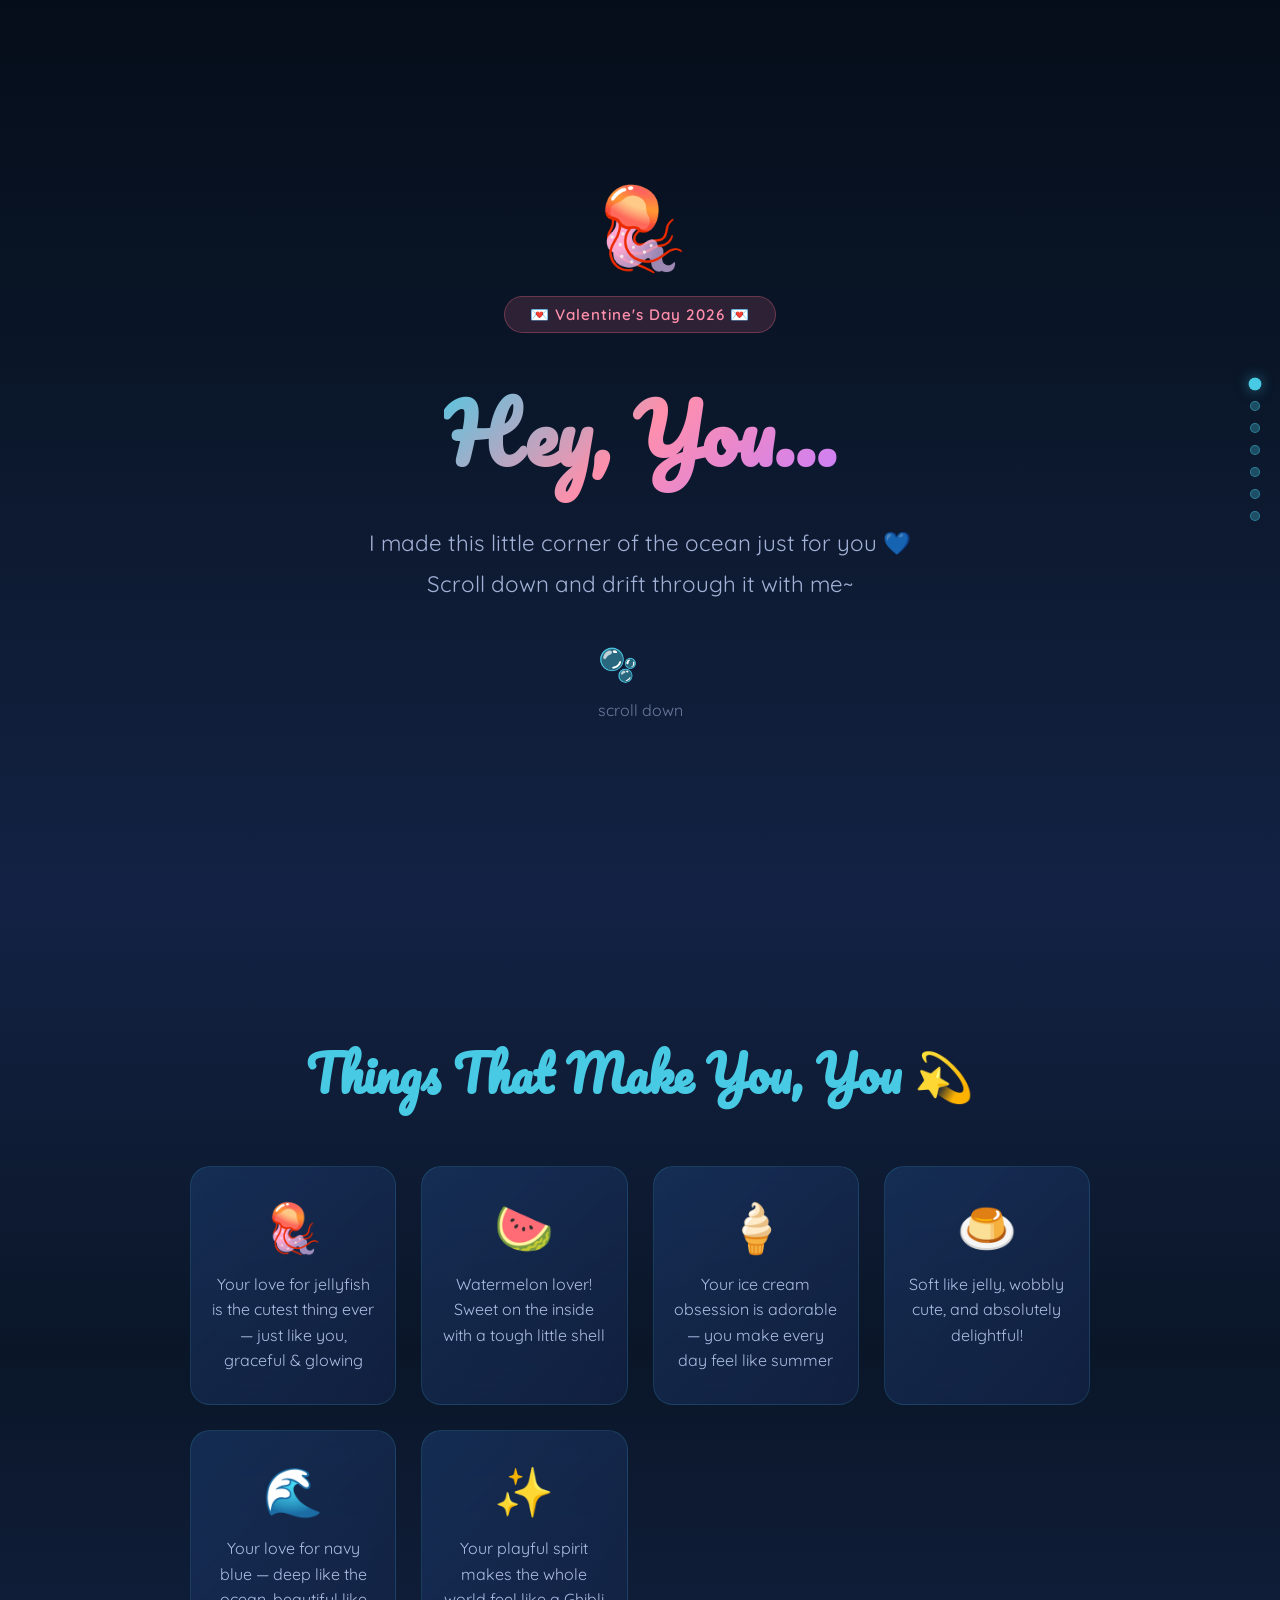
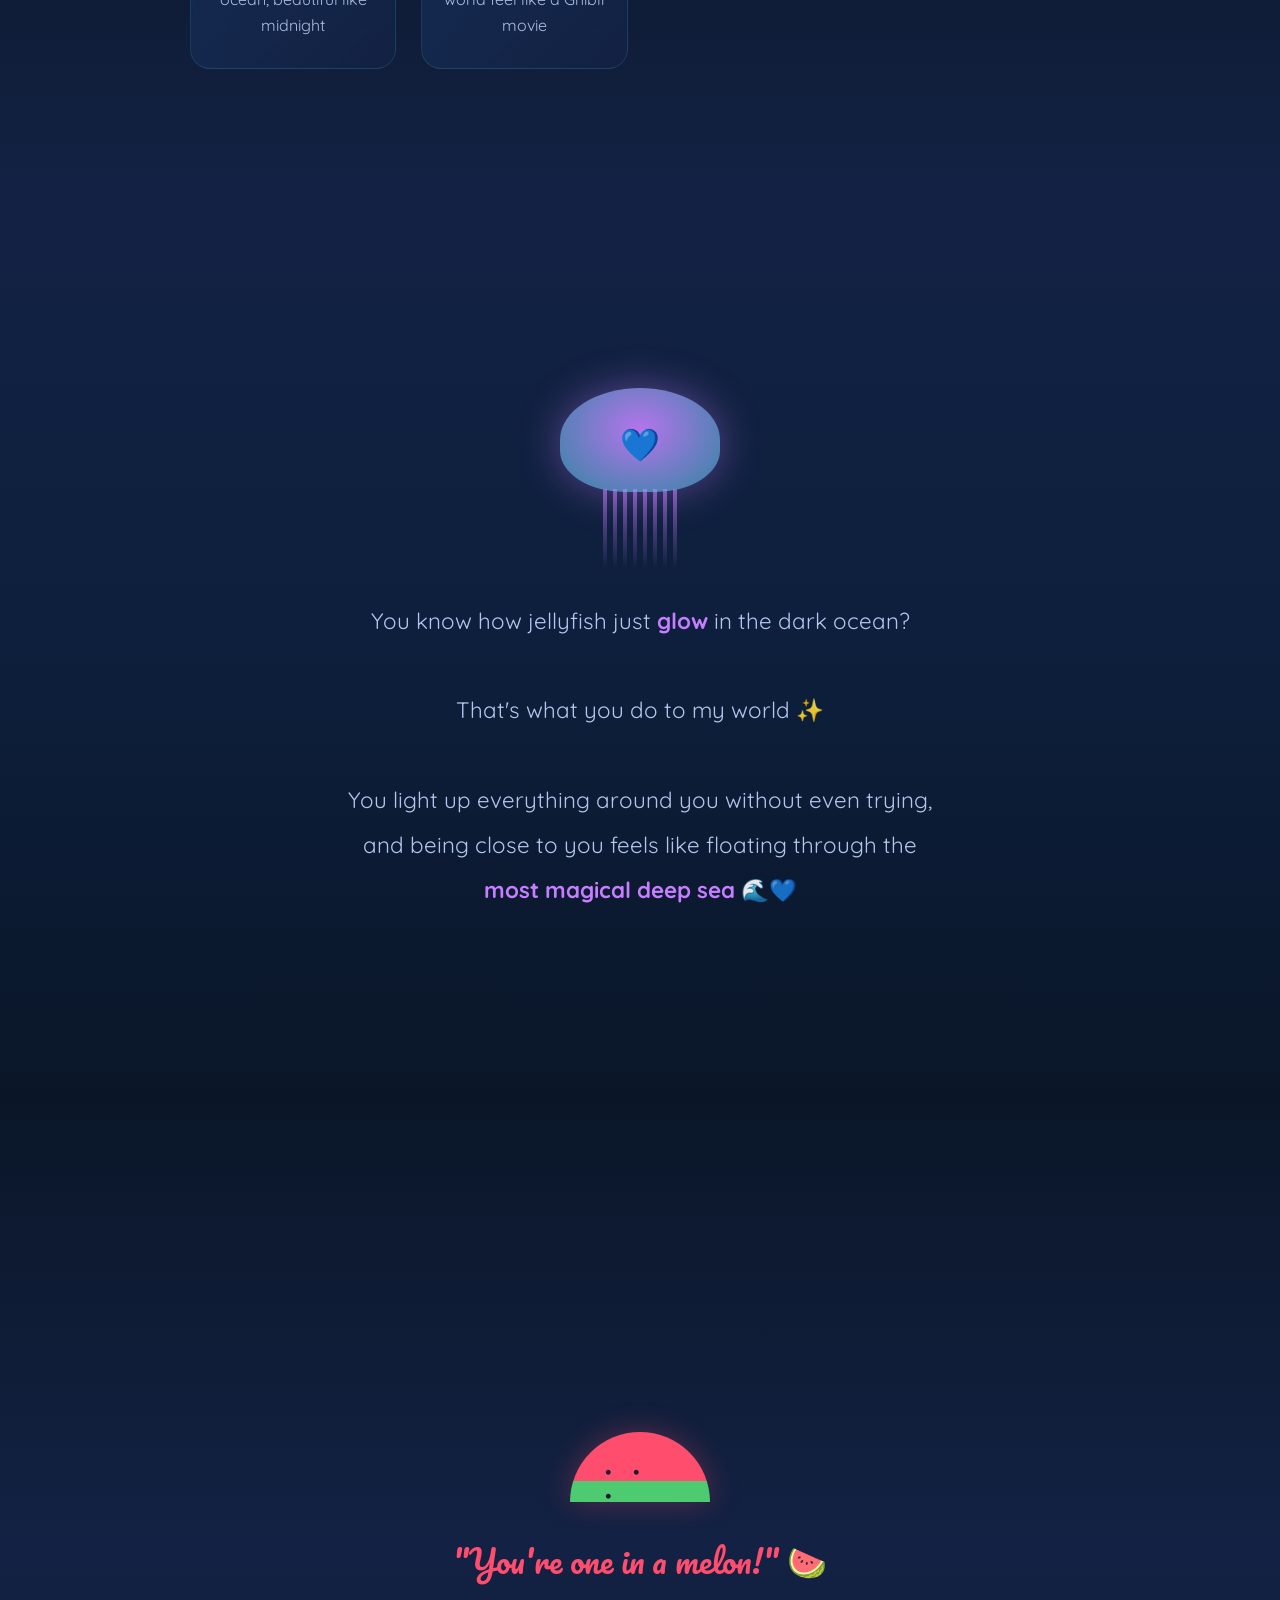
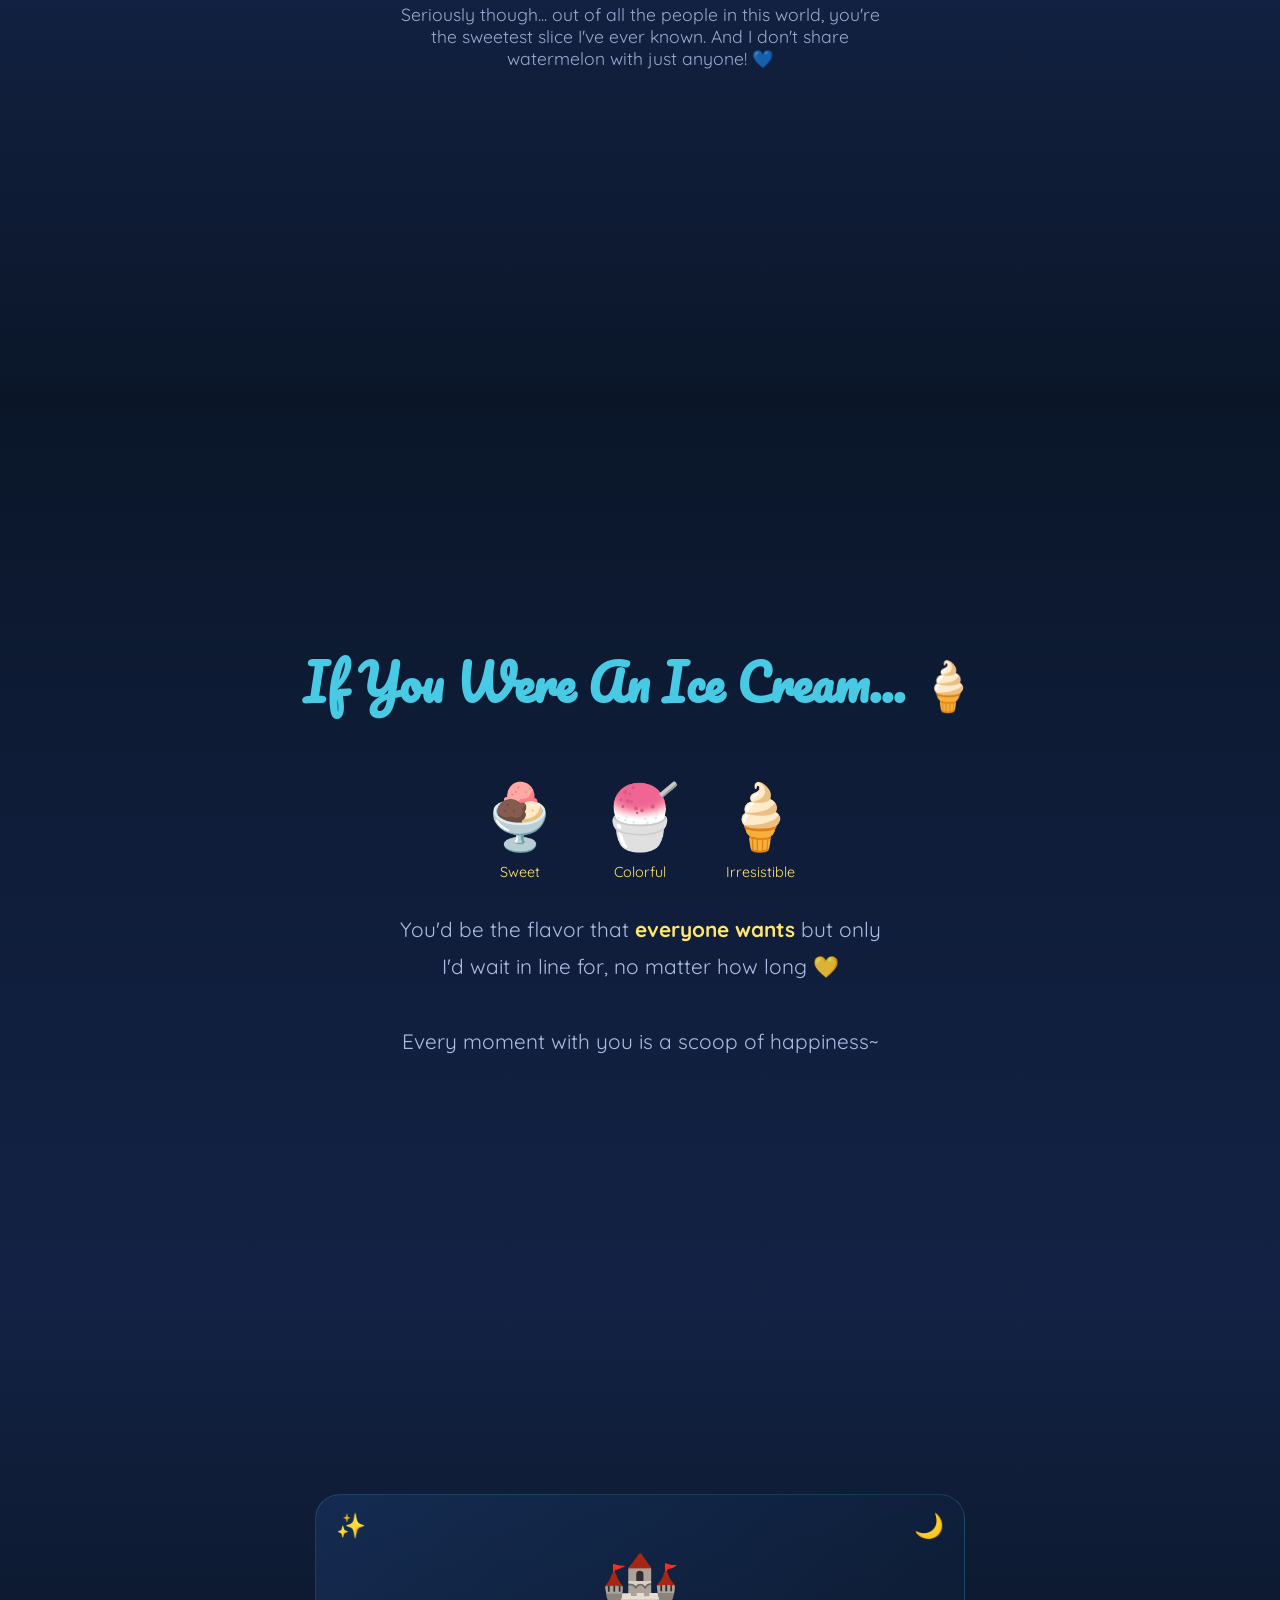
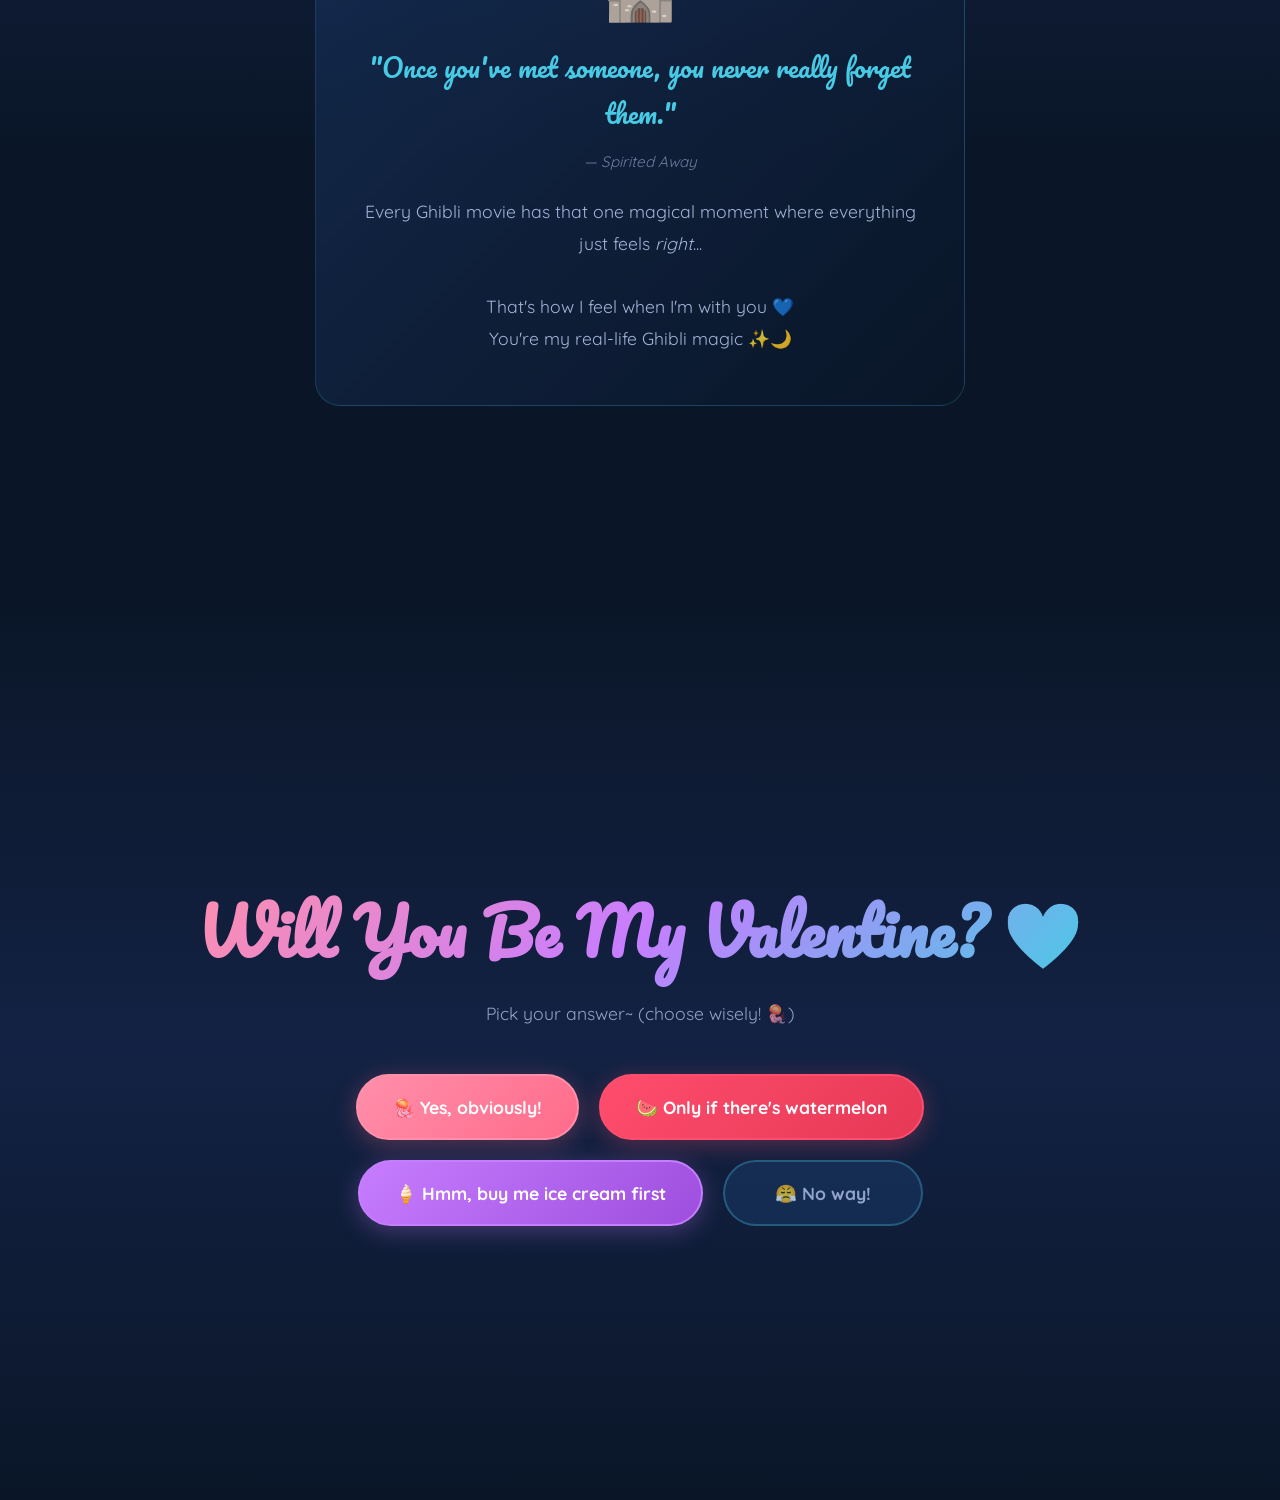
<file: index.html>
<!DOCTYPE html>
<html lang="en">
<head>
    <meta charset="UTF-8">
    <meta name="viewport" content="width=device-width, initial-scale=1.0">
    <title>💙 A Special Question For You 💙</title>
    <link href="https://fonts.googleapis.com/css2?family=Quicksand:wght@400;600;700&family=Pacifico&display=swap" rel="stylesheet">
    <style>
        * { margin: 0; padding: 0; box-sizing: border-box; }

        :root {
            --navy: #0a1628;
            --navy-mid: #132244;
            --navy-light: #1b3a6b;
            --accent-pink: #ff8fab;
            --accent-coral: #ff6b8a;
            --watermelon-green: #4ecb71;
            --watermelon-red: #ff4d6d;
            --jelly-purple: #c77dff;
            --ice-cream-yellow: #ffe66d;
            --glow-blue: #48cae4;
        }

        html { scroll-behavior: smooth; }

        body {
            font-family: 'Quicksand', sans-serif;
            background: var(--navy);
            color: #e0e8ff;
            overflow-x: hidden;
            cursor: url("data:image/svg+xml;utf8,<svg xmlns='http://www.w3.org/2000/svg' width='24' height='24' viewBox='0 0 24 24'><text y='20' font-size='20'>💙</text></svg>"), auto;
        }

        /* ===== STARS BACKGROUND ===== */
        .stars {
            position: fixed;
            top: 0; left: 0;
            width: 100%; height: 100%;
            pointer-events: none;
            z-index: 0;
        }
        .star {
            position: absolute;
            background: white;
            border-radius: 50%;
            animation: twinkle var(--dur) ease-in-out infinite alternate;
        }
        @keyframes twinkle {
            0% { opacity: 0.2; transform: scale(0.8); }
            100% { opacity: 1; transform: scale(1.2); }
        }

        /* ===== BUBBLES ===== */
        .bubbles-container {
            position: fixed;
            width: 100%; height: 100%;
            top: 0; left: 0;
            pointer-events: none;
            z-index: 1;
        }
        .bubble {
            position: absolute;
            bottom: -80px;
            border-radius: 50%;
            background: radial-gradient(circle at 30% 30%, rgba(72,202,228,0.3), rgba(72,202,228,0.05));
            border: 1px solid rgba(72,202,228,0.2);
            animation: riseBubble var(--dur) linear infinite;
            animation-delay: var(--delay);
        }
        @keyframes riseBubble {
            0% { transform: translateY(0) translateX(0) scale(1); opacity: 0.7; }
            50% { transform: translateY(-50vh) translateX(30px) scale(1.1); opacity: 0.5; }
            100% { transform: translateY(-110vh) translateX(-20px) scale(0.8); opacity: 0; }
        }

        /* ===== JELLYFISH ===== */
        .jellyfish-container {
            position: fixed;
            width: 100%; height: 100%;
            top: 0; left: 0;
            pointer-events: none;
            z-index: 2;
        }
        .jellyfish {
            position: absolute;
            animation: floatJelly var(--dur) ease-in-out infinite;
            animation-delay: var(--delay);
            filter: drop-shadow(0 0 15px rgba(199,125,255,0.4));
        }
        .jellyfish .head {
            width: var(--size);
            height: calc(var(--size) * 0.65);
            background: radial-gradient(ellipse at 50% 40%, var(--jcolor2), var(--jcolor1));
            border-radius: 50% 50% 40% 40%;
            position: relative;
            opacity: 0.7;
        }
        .jellyfish .head::after {
            content: '';
            position: absolute;
            top: 20%; left: 25%;
            width: 50%; height: 30%;
            background: radial-gradient(ellipse, rgba(255,255,255,0.4), transparent);
            border-radius: 50%;
        }
        .jellyfish .tentacles {
            display: flex;
            justify-content: center;
            gap: 3px;
            margin-top: -5px;
        }
        .jellyfish .tentacle {
            width: 3px;
            height: calc(var(--size) * 0.8);
            background: linear-gradient(to bottom, var(--jcolor1), transparent);
            border-radius: 0 0 2px 2px;
            animation: wiggleTentacle 2s ease-in-out infinite;
            animation-delay: calc(var(--t) * 0.15s);
            opacity: 0.6;
        }
        @keyframes wiggleTentacle {
            0%, 100% { transform: translateX(0) scaleY(1); }
            25% { transform: translateX(4px) scaleY(1.05); }
            75% { transform: translateX(-4px) scaleY(0.95); }
        }
        @keyframes floatJelly {
            0%, 100% { transform: translateY(0) translateX(0) rotate(0deg); }
            25% { transform: translateY(-30px) translateX(15px) rotate(3deg); }
            50% { transform: translateY(-10px) translateX(-10px) rotate(-2deg); }
            75% { transform: translateY(-40px) translateX(5px) rotate(2deg); }
        }

        /* ===== SECTIONS ===== */
        section {
            min-height: 100vh;
            display: flex;
            flex-direction: column;
            align-items: center;
            justify-content: center;
            position: relative;
            z-index: 10;
            padding: 40px 20px;
        }

        /* ===== HERO SECTION ===== */
        #hero {
            background: linear-gradient(180deg, #050d1a 0%, var(--navy) 40%, var(--navy-mid) 100%);
        }
        .hero-title {
            font-family: 'Pacifico', cursive;
            font-size: clamp(2.5rem, 7vw, 5rem);
            background: linear-gradient(135deg, var(--glow-blue), var(--accent-pink), var(--jelly-purple));
            -webkit-background-clip: text;
            -webkit-text-fill-color: transparent;
            background-clip: text;
            text-align: center;
            animation: shimmer 3s ease-in-out infinite;
            margin-bottom: 20px;
        }
        @keyframes shimmer {
            0%, 100% { filter: brightness(1); }
            50% { filter: brightness(1.3); }
        }
        .hero-sub {
            font-size: clamp(1rem, 3vw, 1.4rem);
            color: rgba(200, 215, 255, 0.8);
            text-align: center;
            max-width: 600px;
            line-height: 1.8;
            margin-bottom: 40px;
        }
        .scroll-indicator {
            animation: bounce 2s ease-in-out infinite;
            font-size: 2rem;
            cursor: pointer;
            z-index: 10;
            position: relative;
        }
        @keyframes bounce {
            0%, 100% { transform: translateY(0); }
            50% { transform: translateY(15px); }
        }

        /* ===== ENVELOPE INTRO ===== */
        .envelope-icon {
            font-size: 5rem;
            animation: pulse 2s ease-in-out infinite;
            margin-bottom: 20px;
        }
        @keyframes pulse {
            0%, 100% { transform: scale(1); }
            50% { transform: scale(1.15); }
        }

        /* ===== THINGS I LOVE ABOUT YOU ===== */
        #love-section {
            background: linear-gradient(180deg, var(--navy-mid) 0%, var(--navy) 50%, var(--navy-mid) 100%);
        }
        .section-title {
            font-family: 'Pacifico', cursive;
            font-size: clamp(1.8rem, 5vw, 3rem);
            color: var(--glow-blue);
            text-align: center;
            margin-bottom: 50px;
        }
        .cards-grid {
            display: grid;
            grid-template-columns: repeat(auto-fit, minmax(200px, 1fr));
            gap: 25px;
            max-width: 900px;
            width: 100%;
        }
        .love-card {
            background: linear-gradient(135deg, rgba(27, 58, 107, 0.6), rgba(19, 34, 68, 0.8));
            border: 1px solid rgba(72, 202, 228, 0.15);
            border-radius: 20px;
            padding: 30px 20px;
            text-align: center;
            transition: all 0.4s ease;
            backdrop-filter: blur(10px);
            cursor: default;
        }
        .love-card:hover {
            transform: translateY(-10px) scale(1.03);
            border-color: rgba(72, 202, 228, 0.5);
            box-shadow: 0 15px 40px rgba(72, 202, 228, 0.15);
        }
        .love-card .emoji {
            font-size: 3rem;
            margin-bottom: 15px;
            display: block;
        }
        .love-card .card-text {
            font-size: 1rem;
            line-height: 1.6;
            color: rgba(200, 215, 255, 0.85);
        }

        /* ===== JELLYFISH MESSAGE ===== */
        #jellyfish-section {
            background: linear-gradient(180deg, var(--navy-mid), #0d1f3c, var(--navy));
        }
        .big-jellyfish {
            width: 160px;
            margin: 0 auto 30px;
            animation: floatGentle 4s ease-in-out infinite;
        }
        .big-jellyfish .head {
            width: 160px;
            height: 104px;
            background: radial-gradient(ellipse at 50% 40%, rgba(199,125,255,0.9), rgba(72,202,228,0.6));
            border-radius: 50% 50% 40% 40%;
            position: relative;
            box-shadow: 0 0 40px rgba(199,125,255,0.4);
        }
        .big-jellyfish .head::after {
            content: '💙';
            position: absolute;
            top: 35%;
            left: 50%;
            transform: translateX(-50%);
            font-size: 2rem;
        }
        .big-jellyfish .tentacles {
            display: flex;
            justify-content: center;
            gap: 6px;
            margin-top: -3px;
        }
        .big-jellyfish .tentacle {
            width: 4px;
            height: 80px;
            background: linear-gradient(to bottom, rgba(199,125,255,0.6), transparent);
            border-radius: 0 0 3px 3px;
            animation: wiggleTentacle 2.5s ease-in-out infinite;
        }
        .big-jellyfish .tentacle:nth-child(odd) { animation-delay: 0.3s; }
        @keyframes floatGentle {
            0%, 100% { transform: translateY(0); }
            50% { transform: translateY(-20px); }
        }
        .jelly-message {
            font-size: clamp(1.1rem, 3vw, 1.4rem);
            text-align: center;
            max-width: 600px;
            line-height: 2;
            color: rgba(200, 215, 255, 0.9);
        }
        .jelly-message .highlight {
            color: var(--jelly-purple);
            font-weight: 700;
        }

        /* ===== WATERMELON SECTION ===== */
        #watermelon-section {
            background: linear-gradient(180deg, var(--navy), var(--navy-mid), var(--navy));
        }
        .watermelon-slice {
            width: 140px;
            height: 70px;
            background: linear-gradient(to bottom, var(--watermelon-red) 70%, var(--watermelon-green) 70%);
            border-radius: 140px 140px 0 0;
            position: relative;
            margin: 0 auto 30px;
            animation: wobble 3s ease-in-out infinite;
            box-shadow: 0 0 30px rgba(255,77,109,0.3);
        }
        .watermelon-slice::before {
            content: '• • •';
            position: absolute;
            top: 40%;
            left: 50%;
            transform: translateX(-50%);
            color: #1a1a2e;
            font-size: 1.2rem;
            letter-spacing: 8px;
        }
        @keyframes wobble {
            0%, 100% { transform: rotate(-3deg); }
            50% { transform: rotate(3deg); }
        }
        .sweet-text {
            font-family: 'Pacifico', cursive;
            font-size: clamp(1.3rem, 4vw, 2rem);
            color: var(--watermelon-red);
            text-align: center;
            margin-bottom: 15px;
        }
        .sweet-sub {
            text-align: center;
            font-size: 1.1rem;
            color: rgba(200,215,255,0.75);
            max-width: 500px;
        }

        /* ===== ICE CREAM SECTION ===== */
        #icecream-section {
            background: linear-gradient(180deg, var(--navy), #0f1d3a, var(--navy-mid));
        }
        .icecream-container {
            display: flex;
            gap: 40px;
            flex-wrap: wrap;
            justify-content: center;
            margin-bottom: 30px;
        }
        .icecream {
            text-align: center;
            animation: floatGentle 3s ease-in-out infinite;
            cursor: pointer;
            transition: transform 0.3s;
        }
        .icecream:nth-child(2) { animation-delay: 0.5s; }
        .icecream:nth-child(3) { animation-delay: 1s; }
        .icecream:hover { transform: scale(1.2) !important; }
        .icecream .icon { font-size: 4rem; }
        .icecream .flavor {
            font-size: 0.9rem;
            color: var(--ice-cream-yellow);
            margin-top: 8px;
        }
        .icecream-text {
            text-align: center;
            font-size: clamp(1.1rem, 3vw, 1.3rem);
            max-width: 500px;
            line-height: 1.8;
            color: rgba(200,215,255,0.85);
        }
        .icecream-text .yellow { color: var(--ice-cream-yellow); font-weight: 700; }

        /* ===== GHIBLI QUOTE SECTION ===== */
        #ghibli-section {
            background: linear-gradient(180deg, var(--navy-mid), var(--navy), #0a1628);
        }
        .ghibli-card {
            background: linear-gradient(135deg, rgba(27,58,107,0.5), rgba(10,22,40,0.8));
            border: 1px solid rgba(72,202,228,0.2);
            border-radius: 25px;
            padding: 50px 40px;
            max-width: 650px;
            text-align: center;
            position: relative;
            overflow: hidden;
        }
        .ghibli-card::before {
            content: '✨';
            position: absolute;
            top: 15px; left: 20px;
            font-size: 1.5rem;
            animation: twinkle 2s ease-in-out infinite;
        }
        .ghibli-card::after {
            content: '🌙';
            position: absolute;
            top: 15px; right: 20px;
            font-size: 1.5rem;
        }
        .ghibli-emoji { font-size: 4rem; margin-bottom: 20px; }
        .ghibli-quote {
            font-family: 'Pacifico', cursive;
            font-size: clamp(1.2rem, 3vw, 1.6rem);
            color: var(--glow-blue);
            line-height: 1.8;
            margin-bottom: 15px;
        }
        .ghibli-source {
            font-size: 0.95rem;
            color: rgba(200,215,255,0.5);
            font-style: italic;
        }
        .ghibli-personal {
            margin-top: 25px;
            font-size: 1.1rem;
            color: rgba(200,215,255,0.8);
            line-height: 1.8;
        }

        /* ===== THE QUESTION ===== */
        #question-section {
            background: linear-gradient(180deg, #0a1628, var(--navy-mid), var(--navy));
            min-height: 100vh;
        }
        .question-title {
            font-family: 'Pacifico', cursive;
            font-size: clamp(2rem, 6vw, 4rem);
            background: linear-gradient(135deg, var(--accent-pink), var(--jelly-purple), var(--glow-blue));
            -webkit-background-clip: text;
            -webkit-text-fill-color: transparent;
            background-clip: text;
            text-align: center;
            margin-bottom: 15px;
        }
        .question-sub {
            font-size: 1.1rem;
            color: rgba(200,215,255,0.7);
            text-align: center;
            margin-bottom: 50px;
        }
        .options-container {
            display: flex;
            flex-wrap: wrap;
            gap: 20px;
            justify-content: center;
            max-width: 800px;
        }
        .option-btn {
            padding: 20px 35px;
            border-radius: 50px;
            border: 2px solid;
            font-family: 'Quicksand', sans-serif;
            font-size: 1.1rem;
            font-weight: 700;
            cursor: pointer;
            transition: all 0.3s ease;
            position: relative;
            overflow: hidden;
            min-width: 200px;
        }
        .option-yes {
            background: linear-gradient(135deg, var(--accent-pink), var(--accent-coral));
            border-color: var(--accent-pink);
            color: white;
            box-shadow: 0 5px 25px rgba(255,107,138,0.3);
        }
        .option-yes:hover {
            transform: scale(1.1);
            box-shadow: 0 10px 40px rgba(255,107,138,0.5);
        }
        .option-maybe {
            background: linear-gradient(135deg, var(--jelly-purple), #9d4edd);
            border-color: var(--jelly-purple);
            color: white;
            box-shadow: 0 5px 25px rgba(199,125,255,0.3);
        }
        .option-maybe:hover {
            transform: scale(1.05);
            box-shadow: 0 10px 40px rgba(199,125,255,0.5);
        }
        .option-watermelon {
            background: linear-gradient(135deg, var(--watermelon-red), #e63956);
            border-color: var(--watermelon-red);
            color: white;
            box-shadow: 0 5px 25px rgba(255,77,109,0.3);
        }
        .option-watermelon:hover {
            transform: scale(1.08);
            box-shadow: 0 10px 40px rgba(255,77,109,0.5);
        }
        .option-no {
            background: rgba(27,58,107,0.5);
            border-color: rgba(72,202,228,0.3);
            color: rgba(200,215,255,0.7);
            transition: all 0.1s;
            user-select: none;
        }

        /* ===== RESPONSE OVERLAY ===== */
        .response-overlay {
            display: none;
            position: fixed;
            top: 0; left: 0;
            width: 100%; height: 100%;
            background: rgba(5,13,26,0.95);
            z-index: 1000;
            flex-direction: column;
            align-items: center;
            justify-content: center;
            padding: 30px;
        }
        .response-overlay.active {
            display: flex;
            animation: fadeIn 0.5s ease;
        }
        @keyframes fadeIn {
            from { opacity: 0; }
            to { opacity: 1; }
        }
        .response-emoji {
            font-size: 6rem;
            margin-bottom: 20px;
            animation: pulse 1.5s ease-in-out infinite;
        }
        .response-title {
            font-family: 'Pacifico', cursive;
            font-size: clamp(2rem, 5vw, 3.5rem);
            text-align: center;
            margin-bottom: 20px;
        }
        .response-text {
            font-size: 1.2rem;
            text-align: center;
            max-width: 500px;
            line-height: 1.8;
            color: rgba(200,215,255,0.85);
            margin-bottom: 30px;
        }
        .response-close {
            padding: 12px 30px;
            border-radius: 30px;
            background: rgba(72,202,228,0.2);
            border: 1px solid rgba(72,202,228,0.4);
            color: var(--glow-blue);
            font-family: 'Quicksand', sans-serif;
            font-size: 1rem;
            cursor: pointer;
            transition: all 0.3s;
        }
        .response-close:hover {
            background: rgba(72,202,228,0.3);
            transform: scale(1.05);
        }

        /* ===== CONFETTI ===== */
        .confetti-piece {
            position: fixed;
            z-index: 1001;
            pointer-events: none;
            animation: confettiFall var(--dur) linear forwards;
        }
        @keyframes confettiFall {
            0% { transform: translateY(-10vh) rotate(0deg); opacity: 1; }
            100% { transform: translateY(110vh) rotate(720deg); opacity: 0; }
        }

        /* ===== HEARTS RAIN (YES response) ===== */
        .heart-rain {
            position: fixed;
            z-index: 999;
            pointer-events: none;
            font-size: 1.5rem;
            animation: heartFall var(--dur) linear forwards;
        }
        @keyframes heartFall {
            0% { transform: translateY(-5vh) rotate(0deg) scale(1); opacity: 1; }
            100% { transform: translateY(105vh) rotate(360deg) scale(0.5); opacity: 0; }
        }

        /* ===== MUSIC TOGGLE ===== */
        .music-toggle {
            position: fixed;
            bottom: 20px;
            right: 20px;
            z-index: 100;
            width: 50px;
            height: 50px;
            border-radius: 50%;
            background: rgba(27,58,107,0.8);
            border: 1px solid rgba(72,202,228,0.3);
            display: flex;
            align-items: center;
            justify-content: center;
            cursor: pointer;
            font-size: 1.3rem;
            transition: all 0.3s;
            backdrop-filter: blur(10px);
        }
        .music-toggle:hover {
            transform: scale(1.1);
            border-color: rgba(72,202,228,0.6);
        }

        /* ===== NAV DOTS ===== */
        .nav-dots {
            position: fixed;
            right: 20px;
            top: 50%;
            transform: translateY(-50%);
            z-index: 100;
            display: flex;
            flex-direction: column;
            gap: 12px;
        }
        .nav-dot {
            width: 10px;
            height: 10px;
            border-radius: 50%;
            background: rgba(72,202,228,0.3);
            border: 1px solid rgba(72,202,228,0.4);
            cursor: pointer;
            transition: all 0.3s;
        }
        .nav-dot.active {
            background: var(--glow-blue);
            box-shadow: 0 0 10px rgba(72,202,228,0.5);
            transform: scale(1.3);
        }
        .nav-dot:hover { background: rgba(72,202,228,0.6); }

        /* ===== JELLY BOUNCE LETTERS ===== */
        .jelly-letter {
            display: inline-block;
            animation: jellyBounce 0.6s ease;
            animation-fill-mode: both;
        }
        @keyframes jellyBounce {
            0% { transform: scale(0) translateY(40px); opacity: 0; }
            50% { transform: scale(1.3) translateY(-10px); }
            70% { transform: scale(0.9) translateY(5px); }
            100% { transform: scale(1) translateY(0); opacity: 1; }
        }

        /* ===== SCROLL REVEAL ===== */
        .reveal {
            opacity: 0;
            transform: translateY(40px);
            transition: all 0.8s ease;
        }
        .reveal.visible {
            opacity: 1;
            transform: translateY(0);
        }

        /* ===== VALENTINE DATE ===== */
        .date-badge {
            display: inline-block;
            padding: 8px 25px;
            border-radius: 30px;
            background: rgba(255,107,138,0.15);
            border: 1px solid rgba(255,107,138,0.3);
            color: var(--accent-pink);
            font-size: 0.95rem;
            font-weight: 600;
            margin-bottom: 30px;
            letter-spacing: 1px;
        }

        /* ===== RESPONSIVE ===== */
        @media (max-width: 600px) {
            .cards-grid { grid-template-columns: 1fr 1fr; gap: 15px; }
            .love-card { padding: 20px 15px; }
            .love-card .emoji { font-size: 2.2rem; }
            .options-container { flex-direction: column; align-items: center; }
            .option-btn { width: 80%; text-align: center; }
            .nav-dots { display: none; }
            .ghibli-card { padding: 30px 25px; }
            .icecream-container { gap: 25px; }
        }

        /* ===== FLOATING EMOJIS DECORATION ===== */
        .float-emoji {
            position: absolute;
            font-size: 2rem;
            opacity: 0.15;
            animation: floatAround var(--dur) ease-in-out infinite;
            pointer-events: none;
        }
        @keyframes floatAround {
            0%, 100% { transform: translate(0, 0) rotate(0deg); }
            33% { transform: translate(20px, -30px) rotate(10deg); }
            66% { transform: translate(-15px, -15px) rotate(-5deg); }
        }
    </style>
</head>
<body>

    <!-- Stars -->
    <div class="stars" id="stars"></div>

    <!-- Bubbles -->
    <div class="bubbles-container" id="bubbles"></div>

    <!-- Jellyfish Background -->
    <div class="jellyfish-container" id="jellyfish-bg"></div>

    <!-- Nav Dots -->
    <div class="nav-dots" id="navDots"></div>

    <!-- ===== SECTION 1: HERO ===== -->
    <section id="hero">
        <div class="envelope-icon">🪼</div>
        <div class="date-badge">💌 Valentine's Day 2026 💌</div>
        <h1 class="hero-title">Hey, You...</h1>
        <p class="hero-sub">
            I made this little corner of the ocean just for you 💙<br>
            Scroll down and drift through it with me~
        </p>
        <div class="scroll-indicator" onclick="document.getElementById('love-section').scrollIntoView({behavior:'smooth'})">
            🫧<br>
            <span style="font-size:1rem; color: rgba(200,215,255,0.5);">scroll down</span>
        </div>
    </section>

    <!-- ===== SECTION 2: THINGS I LOVE ===== -->
    <section id="love-section">
        <h2 class="section-title reveal">Things That Make You, You 💫</h2>
        <div class="cards-grid">
            <div class="love-card reveal" style="animation-delay: 0.1s">
                <span class="emoji">🪼</span>
                <p class="card-text">Your love for jellyfish is the cutest thing ever — just like you, graceful & glowing</p>
            </div>
            <div class="love-card reveal" style="animation-delay: 0.2s">
                <span class="emoji">🍉</span>
                <p class="card-text">Watermelon lover! Sweet on the inside with a tough little shell</p>
            </div>
            <div class="love-card reveal" style="animation-delay: 0.3s">
                <span class="emoji">🍦</span>
                <p class="card-text">Your ice cream obsession is adorable — you make every day feel like summer</p>
            </div>
            <div class="love-card reveal" style="animation-delay: 0.4s">
                <span class="emoji">🍮</span>
                <p class="card-text">Soft like jelly, wobbly cute, and absolutely delightful!</p>
            </div>
            <div class="love-card reveal" style="animation-delay: 0.5s">
                <span class="emoji">🌊</span>
                <p class="card-text">Your love for navy blue — deep like the ocean, beautiful like midnight</p>
            </div>
            <div class="love-card reveal" style="animation-delay: 0.6s">
                <span class="emoji">✨</span>
                <p class="card-text">Your playful spirit makes the whole world feel like a Ghibli movie</p>
            </div>
        </div>
    </section>

    <!-- ===== SECTION 3: JELLYFISH MESSAGE ===== -->
    <section id="jellyfish-section">
        <div class="reveal">
            <div class="big-jellyfish">
                <div class="head"></div>
                <div class="tentacles">
                    <div class="tentacle" style="--t:0"></div>
                    <div class="tentacle" style="--t:1"></div>
                    <div class="tentacle" style="--t:2"></div>
                    <div class="tentacle" style="--t:3"></div>
                    <div class="tentacle" style="--t:4"></div>
                    <div class="tentacle" style="--t:5"></div>
                    <div class="tentacle" style="--t:6"></div>
                    <div class="tentacle" style="--t:7"></div>
                </div>
            </div>
        </div>
        <p class="jelly-message reveal">
            You know how jellyfish just <span class="highlight">glow</span> in the dark ocean?<br><br>
            That's what you do to my world ✨<br><br>
            You light up everything around you without even trying,
            and being close to you feels like floating through the
            <span class="highlight">most magical deep sea</span> 🌊💙
        </p>
    </section>

    <!-- ===== SECTION 4: WATERMELON ===== -->
    <section id="watermelon-section">
        <div class="reveal">
            <div class="watermelon-slice"></div>
        </div>
        <p class="sweet-text reveal">"You're one in a melon!" 🍉</p>
        <p class="sweet-sub reveal">
            Seriously though... out of all the people in this world,
            you're the sweetest slice I've ever known.
            And I don't share watermelon with just anyone! 💙
        </p>
    </section>

    <!-- ===== SECTION 5: ICE CREAM ===== -->
    <section id="icecream-section">
        <h2 class="section-title reveal">If You Were An Ice Cream... 🍦</h2>
        <div class="icecream-container reveal">
            <div class="icecream">
                <div class="icon">🍨</div>
                <div class="flavor">Sweet</div>
            </div>
            <div class="icecream">
                <div class="icon">🍧</div>
                <div class="flavor">Colorful</div>
            </div>
            <div class="icecream">
                <div class="icon">🍦</div>
                <div class="flavor">Irresistible</div>
            </div>
        </div>
        <p class="icecream-text reveal">
            You'd be the flavor that <span class="yellow">everyone wants</span> but
            only I'd wait in line for, no matter how long 💛<br><br>
            Every moment with you is a scoop of happiness~
        </p>
    </section>

    <!-- ===== SECTION 6: GHIBLI ===== -->
    <section id="ghibli-section">
        <div class="ghibli-card reveal">
            <div class="ghibli-emoji">🏰</div>
            <p class="ghibli-quote">
                "Once you've met someone, you never really forget them."
            </p>
            <p class="ghibli-source">— Spirited Away</p>
            <p class="ghibli-personal">
                Every Ghibli movie has that one magical moment
                where everything just feels <em>right</em>...<br><br>
                That's how I feel when I'm with you 💙<br>
                You're my real-life Ghibli magic ✨🌙
            </p>
        </div>
    </section>

    <!-- ===== SECTION 7: THE BIG QUESTION ===== -->
    <section id="question-section">
        <div class="reveal">
            <h2 class="question-title" id="questionTitle">Will You Be My Valentine? 💙</h2>
            <p class="question-sub">Pick your answer~ (choose wisely! 🪼)</p>
        </div>
        <div class="options-container reveal" id="optionsContainer">
            <button class="option-btn option-yes" onclick="showResponse('yes')">
                🪼 Yes, obviously!
            </button>
            <button class="option-btn option-watermelon" onclick="showResponse('watermelon')">
                🍉 Only if there's watermelon
            </button>
            <button class="option-btn option-maybe" onclick="showResponse('maybe')">
                🍦 Hmm, buy me ice cream first
            </button>
            <button class="option-btn option-no" id="noBtn" onmouseover="runAway()" onclick="runAway()">
                😤 No way!
            </button>
        </div>
    </section>

    <!-- ===== RESPONSE OVERLAYS ===== -->
    <div class="response-overlay" id="response-yes">
        <div class="response-emoji">🪼💙✨</div>
        <h2 class="response-title" style="background: linear-gradient(135deg, var(--accent-pink), var(--glow-blue)); -webkit-background-clip: text; -webkit-text-fill-color: transparent; background-clip: text;">
            YAAAY!! 🎉
        </h2>
        <p class="response-text">
            You just made me the happiest jellyfish in the whole ocean!! 🌊💙<br><br>
            I promise to keep you smiling, share all my watermelon with you,
            and watch every Ghibli movie together until we fall asleep ✨🍉🍦<br><br>
            Happy Valentine's Day 2026, my favorite person 💙
        </p>
        <button class="response-close" onclick="closeResponse('yes')">🪼 Float back ~</button>
    </div>

    <div class="response-overlay" id="response-watermelon">
        <div class="response-emoji">🍉🍉🍉</div>
        <h2 class="response-title" style="color: var(--watermelon-red);">
            DEAL!! 🤝
        </h2>
        <p class="response-text">
            I'll bring the BIGGEST watermelon you've ever seen!! 🍉<br><br>
            We'll eat watermelon under the stars, watch Howl's Moving Castle,
            and pretend we're in our own little Ghibli world~<br><br>
            So... that's a YES right?! 💙✨
        </p>
        <button class="response-close" onclick="closeResponse('watermelon')">🍉 Sounds good ~</button>
    </div>

    <div class="response-overlay" id="response-maybe">
        <div class="response-emoji">🍦🍦🍦</div>
        <h2 class="response-title" style="color: var(--ice-cream-yellow);">
            Say Less!! 🏃‍♂️💨
        </h2>
        <p class="response-text">
            I'm already running to get you ALL the ice cream flavors!! 🍦🍨🍧<br><br>
            Strawberry? Vanilla? That weird blue one? YES TO ALL!<br><br>
            Now please... be my valentine?? 🥺💙<br>
            (I'll throw in some jelly too! 🍮)
        </p>
        <button class="response-close" onclick="closeResponse('maybe')">🍦 Fine, you got me ~</button>
    </div>

    <script>
        // ===== GENERATE STARS =====
        function createStars() {
            const container = document.getElementById('stars');
            for (let i = 0; i < 120; i++) {
                const star = document.createElement('div');
                star.className = 'star';
                const size = Math.random() * 3 + 1;
                star.style.cssText = `
                    width: ${size}px; height: ${size}px;
                    left: ${Math.random() * 100}%; top: ${Math.random() * 100}%;
                    --dur: ${Math.random() * 3 + 2}s;
                    animation-delay: ${Math.random() * 3}s;
                `;
                container.appendChild(star);
            }
        }

        // ===== GENERATE BUBBLES =====
        function createBubbles() {
            const container = document.getElementById('bubbles');
            for (let i = 0; i < 20; i++) {
                const bubble = document.createElement('div');
                bubble.className = 'bubble';
                const size = Math.random() * 30 + 10;
                bubble.style.cssText = `
                    width: ${size}px; height: ${size}px;
                    left: ${Math.random() * 100}%;
                    --dur: ${Math.random() * 10 + 8}s;
                    --delay: ${Math.random() * 10}s;
                `;
                container.appendChild(bubble);
            }
        }

        // ===== GENERATE BACKGROUND JELLYFISH =====
        function createJellyfish() {
            const container = document.getElementById('jellyfish-bg');
            const colors = [
                ['rgba(199,125,255,0.6)', 'rgba(72,202,228,0.4)'],
                ['rgba(255,143,171,0.5)', 'rgba(199,125,255,0.4)'],
                ['rgba(72,202,228,0.5)', 'rgba(78,203,113,0.3)'],
                ['rgba(255,230,109,0.4)', 'rgba(255,143,171,0.4)'],
            ];
            for (let i = 0; i < 6; i++) {
                const jf = document.createElement('div');
                jf.className = 'jellyfish';
                const size = Math.random() * 40 + 30;
                const [c1, c2] = colors[Math.floor(Math.random() * colors.length)];
                jf.style.cssText = `
                    --size: ${size}px; --jcolor1: ${c1}; --jcolor2: ${c2};
                    left: ${Math.random() * 90 + 5}%;
                    top: ${Math.random() * 80 + 10}%;
                    --dur: ${Math.random() * 8 + 6}s;
                    --delay: ${Math.random() * 5}s;
                `;
                let tentaclesHTML = '';
                const numT = Math.floor(Math.random() * 4) + 5;
                for (let t = 0; t < numT; t++) {
                    tentaclesHTML += `<div class="tentacle" style="--t:${t}"></div>`;
                }
                jf.innerHTML = `<div class="head"></div><div class="tentacles">${tentaclesHTML}</div>`;
                container.appendChild(jf);
            }
        }

        // ===== NAV DOTS =====
        function createNavDots() {
            const sections = document.querySelectorAll('section');
            const container = document.getElementById('navDots');
            sections.forEach((sec, i) => {
                const dot = document.createElement('div');
                dot.className = 'nav-dot';
                dot.onclick = () => sec.scrollIntoView({ behavior: 'smooth' });
                container.appendChild(dot);
            });
        }

        // ===== SCROLL REVEAL =====
        function handleScrollReveal() {
            const reveals = document.querySelectorAll('.reveal');
            const dots = document.querySelectorAll('.nav-dot');
            const sections = document.querySelectorAll('section');

            reveals.forEach(el => {
                const rect = el.getBoundingClientRect();
                if (rect.top < window.innerHeight * 0.85) {
                    el.classList.add('visible');
                }
            });

            let activeIndex = 0;
            sections.forEach((sec, i) => {
                const rect = sec.getBoundingClientRect();
                if (rect.top < window.innerHeight * 0.5) activeIndex = i;
            });
            dots.forEach((d, i) => d.classList.toggle('active', i === activeIndex));
        }

        // ===== NO BUTTON RUN AWAY =====
        let noRunCount = 0;
        const funnyTexts = [
            "😤 No way!",
            "🏃 Can't catch me!",
            "🙈 Okay okay...",
            "😵‍💫 Stop chasing!",
            "🪼 Even jellyfish say yes!",
            "🍉 Watermelon says yes!",
            "🍦 Ice cream says yes!",
            "😭 Pleeeease?",
            "💙 Just say yes already!",
            "🥺 Pretty please??"
        ];
        function runAway() {
            const btn = document.getElementById('noBtn');
            const container = document.getElementById('optionsContainer');
            const containerRect = container.getBoundingClientRect();

            noRunCount++;
            btn.textContent = funnyTexts[Math.min(noRunCount, funnyTexts.length - 1)];

            // Make YES button bigger each time
            const yesBtn = document.querySelector('.option-yes');
            const newScale = 1 + (noRunCount * 0.08);
            yesBtn.style.transform = `scale(${Math.min(newScale, 1.6)})`;

            // Random position within viewport
            const maxX = window.innerWidth - 200;
            const maxY = window.innerHeight - 60;
            const randX = Math.random() * maxX;
            const randY = Math.random() * maxY;

            btn.style.position = 'fixed';
            btn.style.left = randX + 'px';
            btn.style.top = randY + 'px';
            btn.style.zIndex = '999';
            btn.style.transition = 'all 0.3s ease';

            // After many attempts, shrink and hide
            if (noRunCount >= 8) {
                btn.style.transform = `scale(${1 - (noRunCount - 7) * 0.2})`;
                btn.style.opacity = Math.max(0, 1 - (noRunCount - 7) * 0.3);
            }
            if (noRunCount >= 10) {
                btn.style.display = 'none';
            }
        }

        // ===== SHOW RESPONSE =====
        function showResponse(type) {
            const overlay = document.getElementById(`response-${type}`);
            overlay.classList.add('active');

            if (type === 'yes') {
                createHearts();
                createConfetti();
            } else {
                createConfetti();
            }
        }

        function closeResponse(type) {
            document.getElementById(`response-${type}`).classList.remove('active');
        }

        // ===== CONFETTI =====
        function createConfetti() {
            const emojis = ['💙', '🪼', '🍉', '🍦', '🍮', '✨', '💫', '🌊', '🫧', '💜'];
            for (let i = 0; i < 60; i++) {
                const confetti = document.createElement('div');
                confetti.className = 'confetti-piece';
                confetti.textContent = emojis[Math.floor(Math.random() * emojis.length)];
                confetti.style.cssText = `
                    left: ${Math.random() * 100}%;
                    top: -5%;
                    font-size: ${Math.random() * 20 + 14}px;
                    --dur: ${Math.random() * 3 + 2}s;
                    animation-delay: ${Math.random() * 2}s;
                `;
                document.body.appendChild(confetti);
                setTimeout(() => confetti.remove(), 5000);
            }
        }

        // ===== HEARTS RAIN =====
        function createHearts() {
            const hearts = ['💙', '💜', '🩵', '💗', '🤍'];
            for (let i = 0; i < 40; i++) {
                const heart = document.createElement('div');
                heart.className = 'heart-rain';
                heart.textContent = hearts[Math.floor(Math.random() * hearts.length)];
                heart.style.cssText = `
                    left: ${Math.random() * 100}%;
                    --dur: ${Math.random() * 4 + 3}s;
                    animation-delay: ${Math.random() * 3}s;
                    font-size: ${Math.random() * 20 + 16}px;
                `;
                document.body.appendChild(heart);
                setTimeout(() => heart.remove(), 7000);
            }
        }

        // ===== INIT =====
        createStars();
        createBubbles();
        createJellyfish();
        createNavDots();
        window.addEventListener('scroll', handleScrollReveal);
        handleScrollReveal();

        // ===== PARALLAX JELLYFISH =====
        window.addEventListener('scroll', () => {
            const scrollY = window.scrollY;
            const jellyBg = document.getElementById('jellyfish-bg');
            jellyBg.style.transform = `translateY(${scrollY * 0.15}px)`;
        });

        // ===== EASTER EGG: Konami-ish code for extra jellyfish =====
        let clickCount = 0;
        document.querySelector('.big-jellyfish')?.addEventListener('click', () => {
            clickCount++;
            if (clickCount >= 3) {
                createConfetti();
                clickCount = 0;
            }
        });
    </script>
</body>
</html>
</file>
